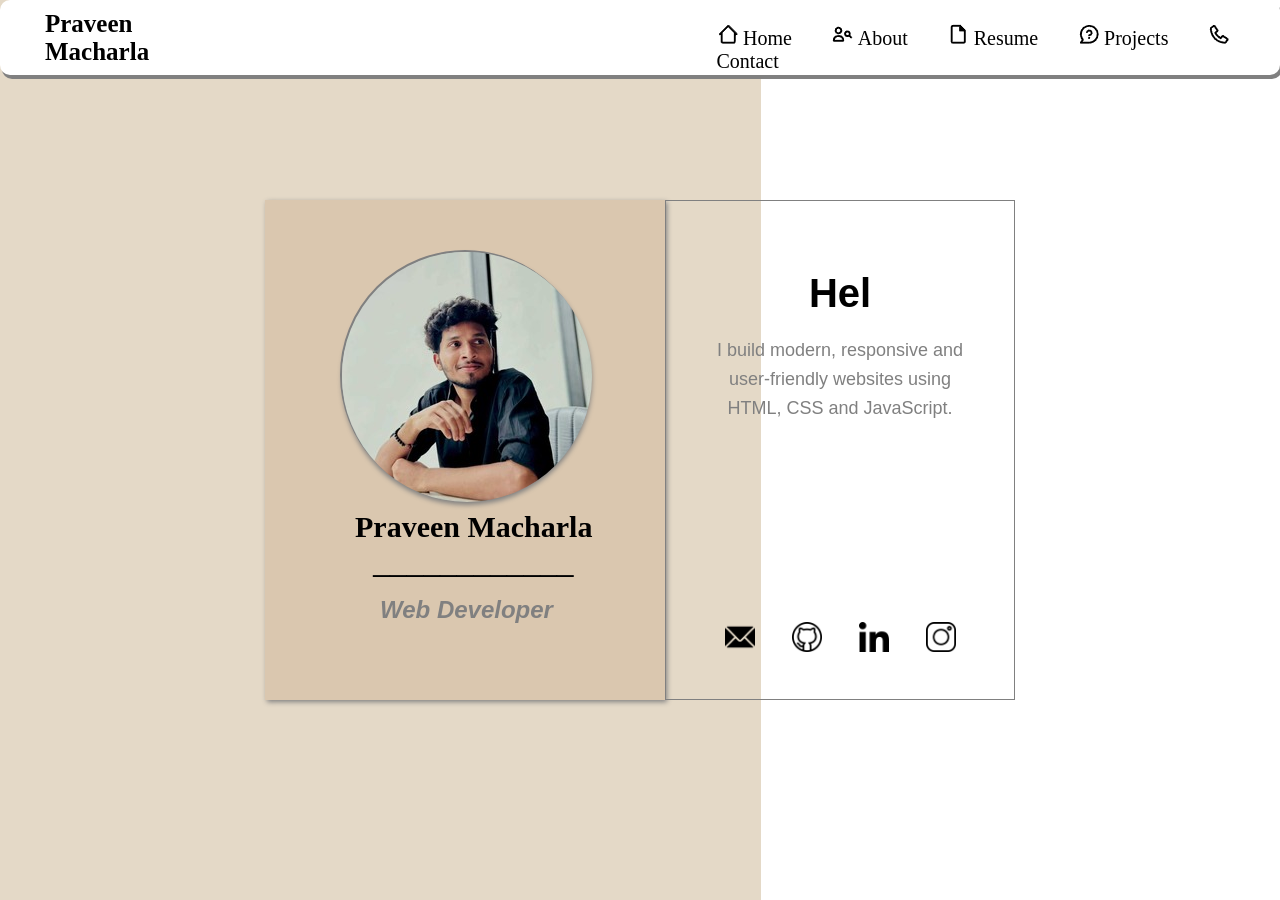
<file: index.html>
<!DOCTYPE html>
<html lang="en">
<head>
    <meta charset="UTF-8">
    <meta name="viewport" content="width=device-width, initial-scale=1.0">
    <title>Praveen Macharla -Portfolio</title>
    <link rel="stylesheet" href="index.css">
</head>
<body>
    <header class="head">
        <h1 class="logo">Praveen Macharla</h1>
        <nav class="navbar">
            <img src="[data-uri]" alt="">
            <a href="index.html" class="home">Home</a>
            <img src="[data-uri]" alt="">
            <a href="about.html" class="about">About</a>
            <img src="[data-uri]" alt="">
            <a href="Resume.html" class="Resume">Resume</a>
            <img src="[data-uri]" alt="">
            <a href="projects.html" class="others">Projects</a>
            <img src="[data-uri]" alt="">
            <a href="contact.html" class="contact">Contact</a>
            <a href=""></a>
        </nav>
    </header>
    <section class="sect">
        <div id="forty">
            <div id="con">
                <img src="mee.jpeg" alt="">
            </div>
            <div id="con1">
                <pre><h1 class="h">  Praveen Macharla</h1></pre>
                
                <pre id="pre">    ____________</pre>
                <pre>             </pre>
                <h2 id="cap"><em><pre>      Web Developer</pre></em></h2>
                
            </div>
        </div>
        <div id="sixty">
            <!-- <h1 class="h1"></h1> -->
            <h1 class="h1"></h1>
            <p id="desc">
            I build modern, responsive and user-friendly websites using HTML, CSS and JavaScript.
            </p>
            <span id="links1">
                <a href="mailto:praveenmacharla73@gmail.com"><img src="email.png" alt=""></a>
                <a href="https://github.com/Praveen-Macharla"><img src="github (1).png" alt=""></a>
                <a href=""><img src="linkedin (1).png" alt=""></a>
                <a href="https://www.instagram.com/mr_praveenmacharla/"><img src="instagram (1).png" alt=""></a>
            </span>
        </div>
    </section>
    <script src="index.js">
    </script>
</body>
</html>
</file>
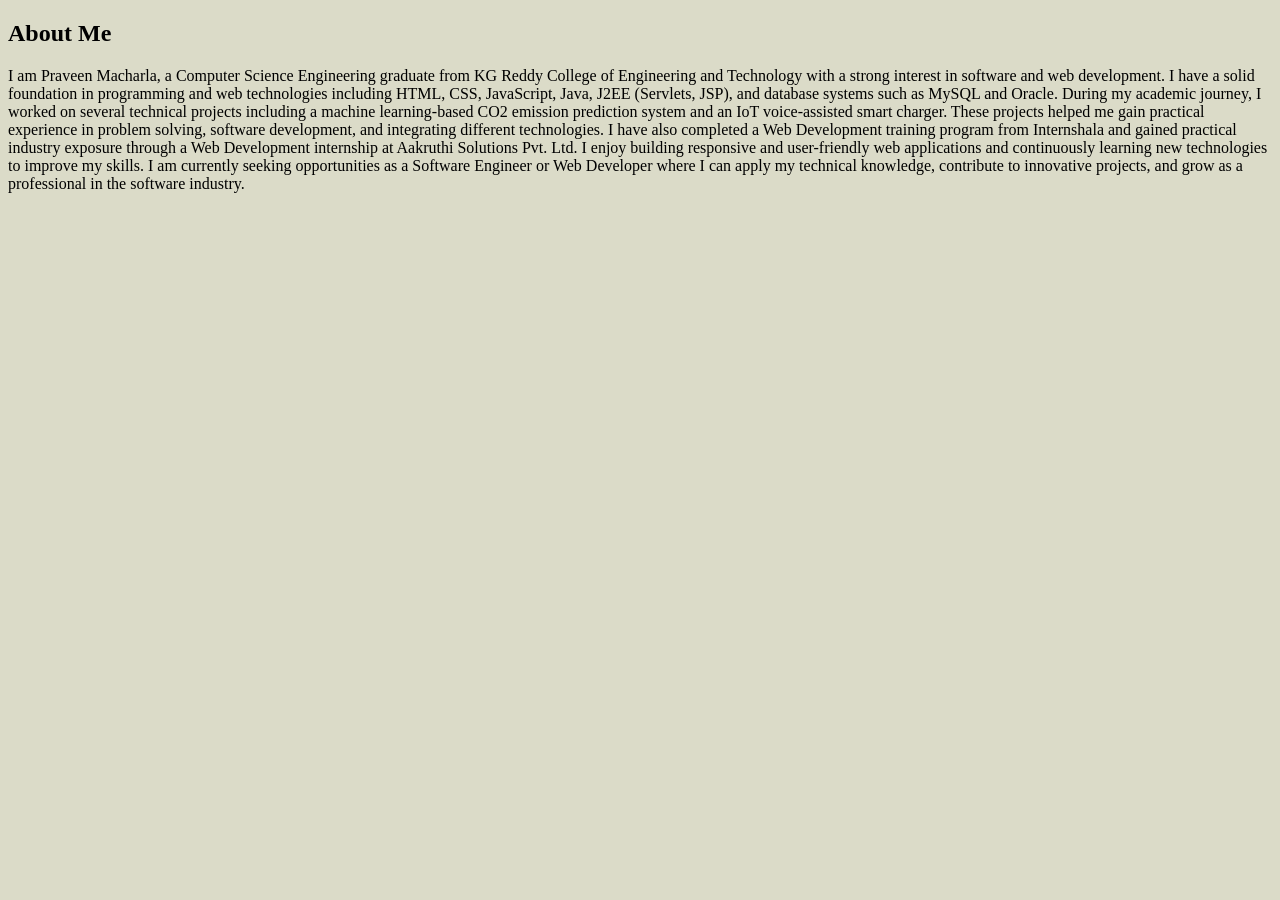
<file: about.html>
<!DOCTYPE html>
<html lang="en">
<head>
    <meta charset="UTF-8">
    <meta name="viewport" content="width=device-width, initial-scale=1.0">
    <title>Document</title>
    <style>
        body{
            background-color: rgb(219, 219, 200);
        }
        @media (max-width:600px){
            p{
                font-size: 9px;
            }
            h1{
                font-size: 20px;
                text-align: center;
            }
        }
    </style>
</head>
<body>
    <section id="about">
    <h1>About Me</h1>
    <p>
    I am Praveen Macharla, a Computer Science Engineering graduate from KG Reddy College of Engineering and Technology with a strong interest in software and web development. I have a solid foundation in programming and web technologies including HTML, CSS, JavaScript, Java, J2EE (Servlets, JSP), and database systems such as MySQL and Oracle.

    During my academic journey, I worked on several technical projects including a machine learning-based CO2 emission prediction system and an IoT voice-assisted smart charger. These projects helped me gain practical experience in problem solving, software development, and integrating different technologies.

    I have also completed a Web Development training program from Internshala and gained practical industry exposure through a Web Development internship at Aakruthi Solutions Pvt. Ltd. I enjoy building responsive and user-friendly web applications and continuously learning new technologies to improve my skills.

    I am currently seeking opportunities as a Software Engineer or Web Developer where I can apply my technical knowledge, contribute to innovative projects, and grow as a professional in the software industry.
</p>
</section>
</body>
</html>
</file>
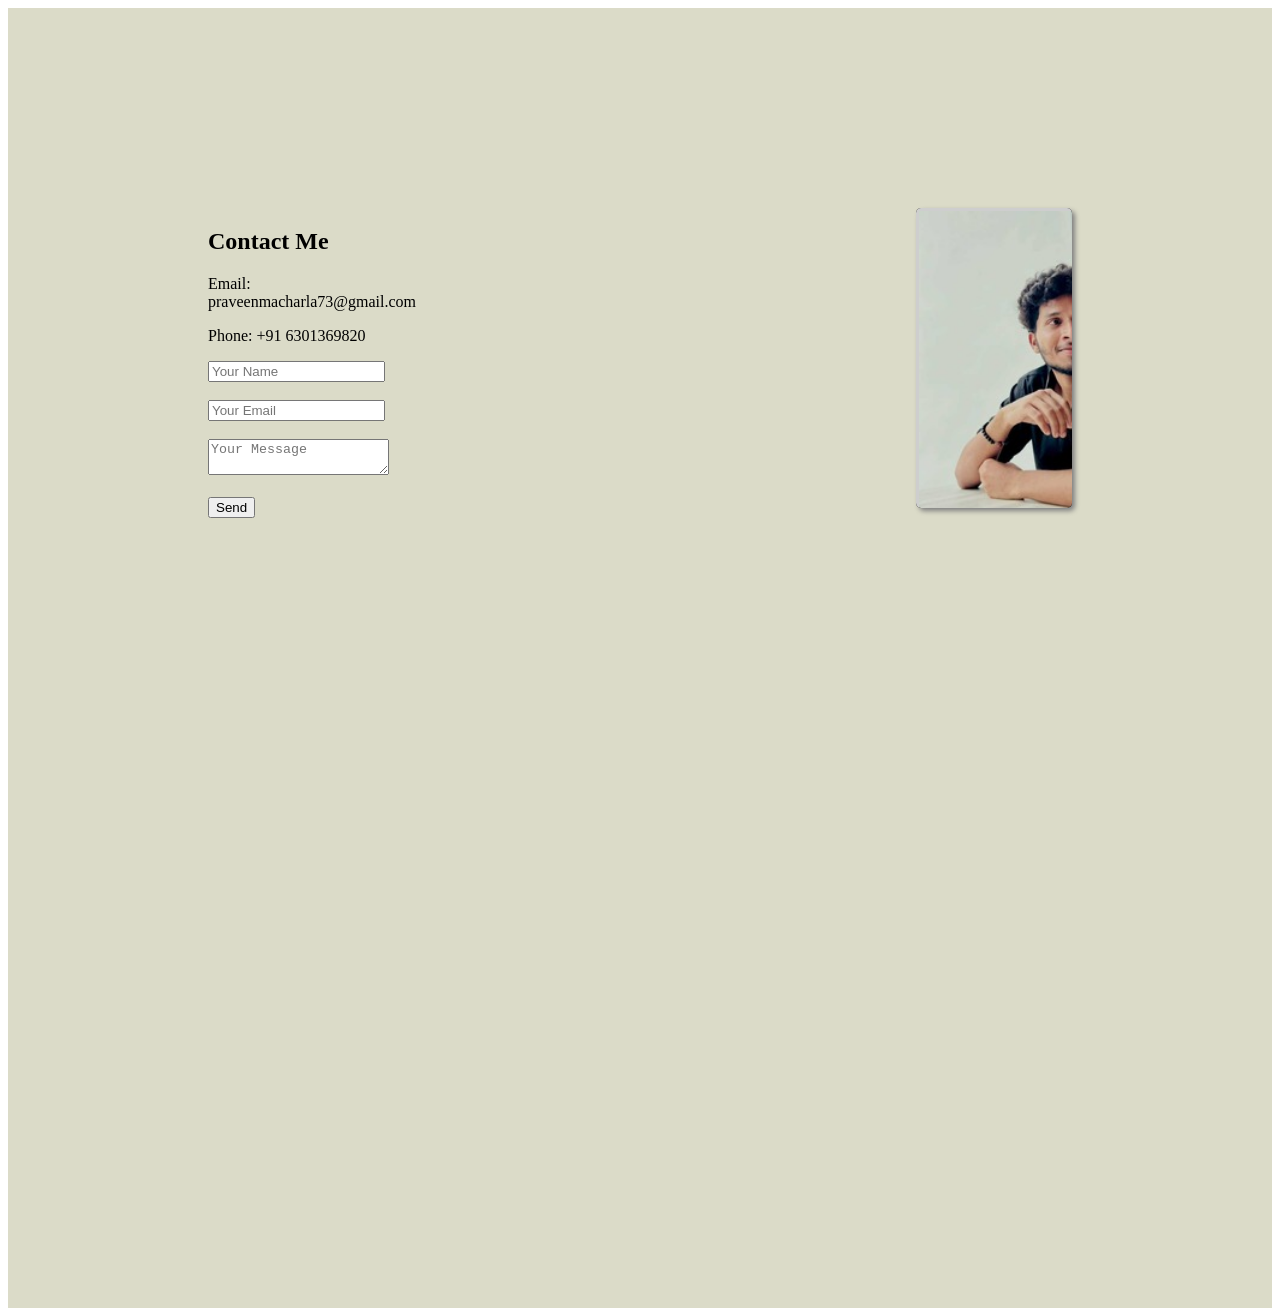
<file: contact.html>
<!DOCTYPE html>
<html lang="en">
<head>
    <meta charset="UTF-8">
    <meta name="viewport" content="width=device-width, initial-scale=1.0">
    <title>Document</title>
    <style>
        section{
            display: flex;
            gap: 500px;
            padding: 200px;
            min-height: 100vh;
            background-color:rgb(219, 219, 200);
        }
        #con2{
            height: 300px;
            width: 300px;
            background-color: black;
            overflow: hidden;
            position: relative;
            box-shadow: 3px 3px 5px gray;
            border-radius: 5px;
        }

        #con2 img{
            border: 3px solid rgb(206, 206, 206);
            height: 300px;
            width: 300px;
            box-shadow: 2px 2px 5px gray;
            position: absolute;
            left: -300px;
            animation: me 2s forwards;
        }
        @media (max-width:600px){
            body{
                h1{
                    font-size: 20px;
                }
                p{
                    font-size: 9px;
                }
            }
            section{
            display: flex;
            gap: 20px;
            padding: 10px;
            min-height: 100vh;
            background-color:rgb(219, 219, 200);
        }
        input{
            height: 10px;
        }
        textarea{
            height: 15px;
        }
        button{
            height: 15px;
            font-size: 9px;
        }
        #con2{
            height: 110px;
            width: 110px;
            background-color: black;
            overflow: hidden;
            position: relative;
            box-shadow: 3px 3px 5px gray;
            border-radius: 5px;
            margin-top: 50px;
        }

        #con2 img{
            border: 3px solid rgb(206, 206, 206);
            height: 110px;
            width: 110px;
            box-shadow: 2px 2px 5px gray;
            position: absolute;
            left: -100px;
            animation: me 2s forwards;
        }
        }
        @keyframes me{
            from{
                left: 600px;
            }
            to{
                left: 0;
            }
        }
    </style>
</head>
<body>
    <section id="contact">
    <div id="con1">
        <h1>Contact Me</h1>

    <p>Email: praveenmacharla73@gmail.com</p>
    <p>Phone: +91 6301369820</p>

    <form>
        <input type="text" placeholder="Your Name"><br><br>
        <input type="email" placeholder="Your Email"><br><br>
        <textarea placeholder="Your Message"></textarea><br><br>
        <button type="submit">Send</button>
    </form>
    </div>
    <div id="con2">
        <img src="mee.jpeg" alt="">
    </div>
</section>
</body>
</html>
</file>
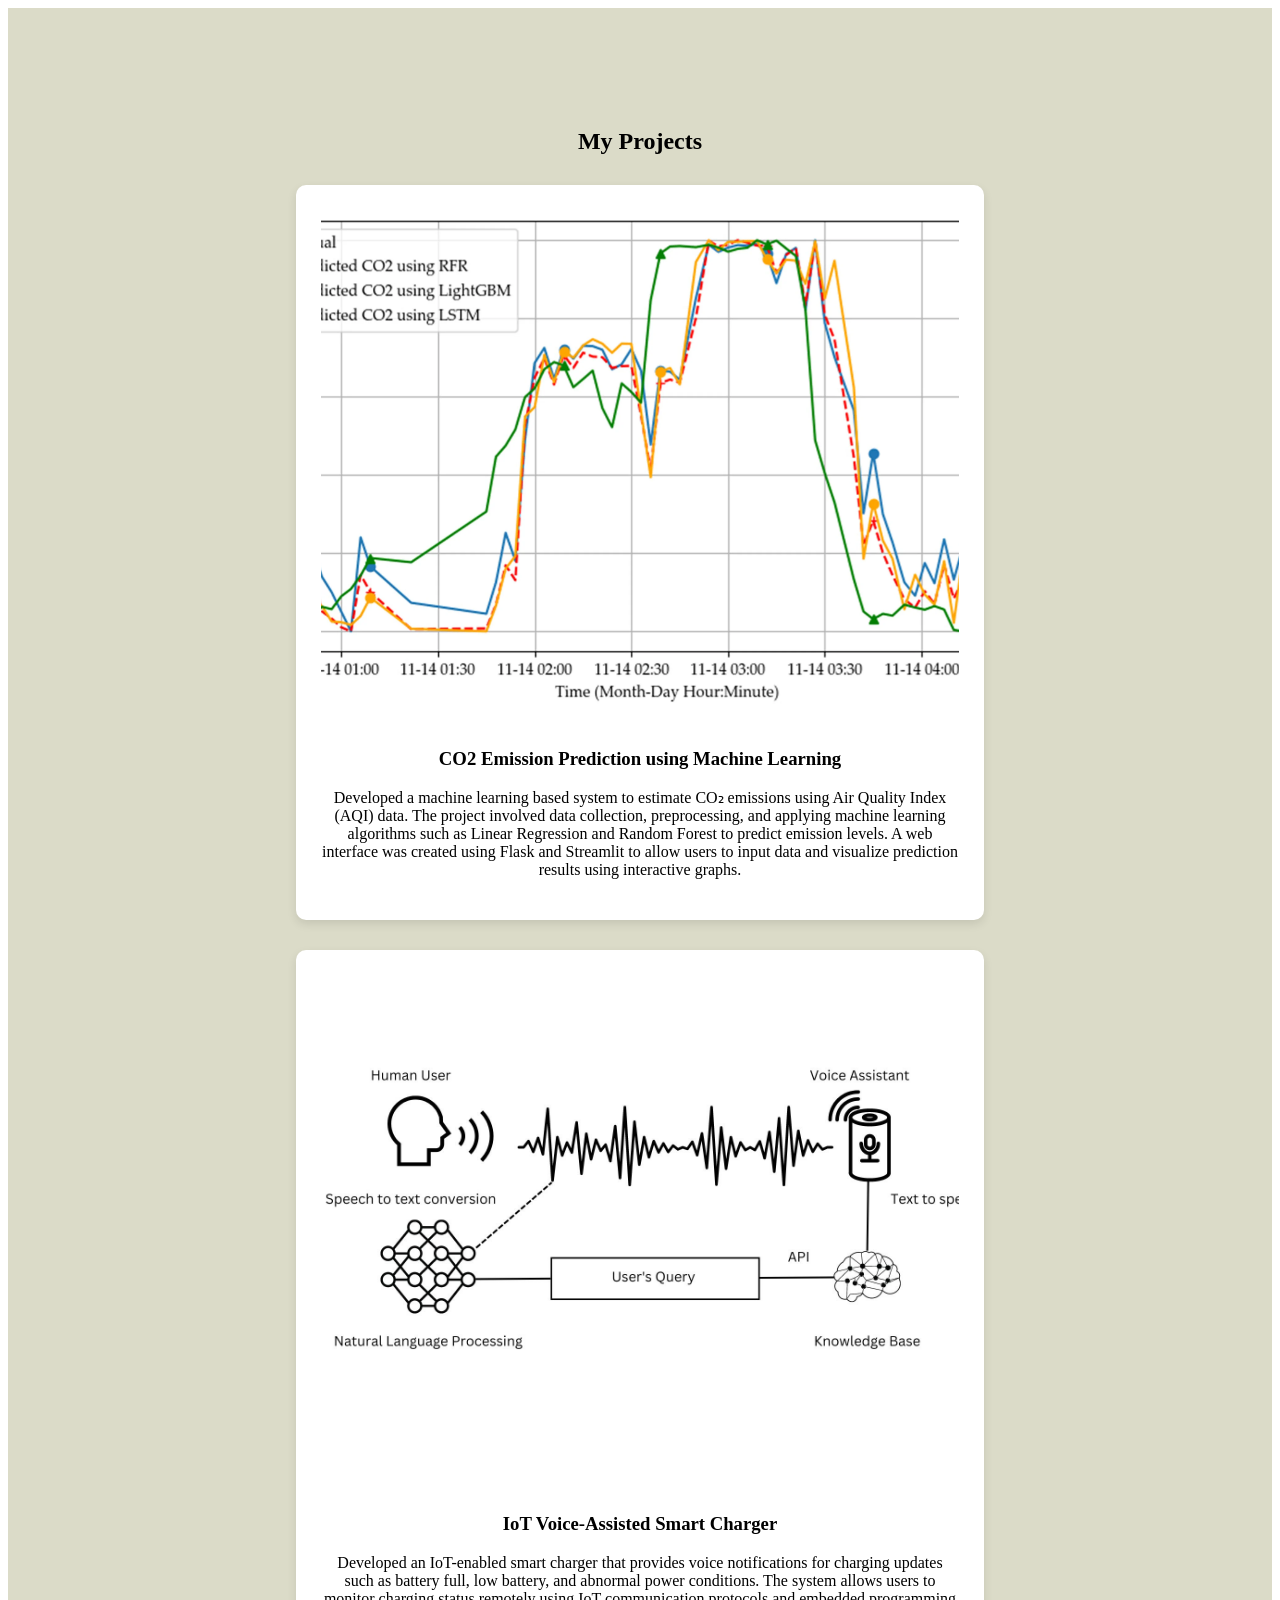
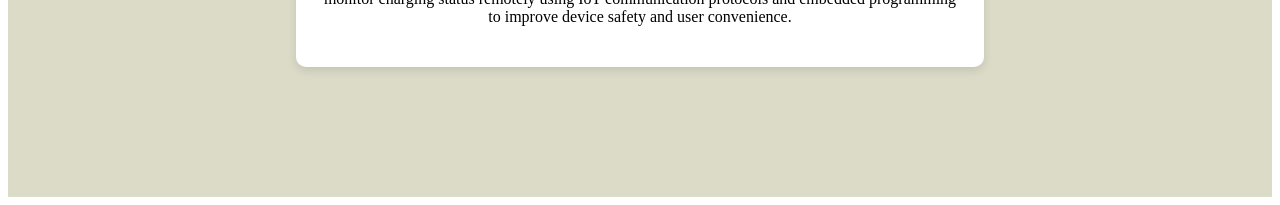
<file: projects.html>
<!DOCTYPE html>
<html lang="en">
<head>
    <meta charset="UTF-8">
    <meta name="viewport" content="width=device-width, initial-scale=1.0">
    <title>Document</title>
    <style>
        body{
            background:white;
        }
        #projects{
            padding:100px;
            min-height:100vh;
            text-align:center;
            background-color: rgb(219, 219, 200);
        }

        .project{
            background:white;
            padding:25px;
            margin:30px auto;
            width:60%;
            border-radius:10px;
            box-shadow:0px 4px 10px rgba(0,0,0,0.1);
        }

        .project img{
            width:100%;
            height:500px;
            object-fit:cover;
            border-radius:8px;
            margin-bottom:15px;
        }
        @media(max-width:600px){
            body{
                background:white;
                font-size: 9px;
            }
            h1{
                font-size: 20px;
            }
            p{
                font-size: 9px;
                text-align:justify;
            }
            #projects{
                padding:10px;
                min-height:100vh;
                text-align:center;
                background-color: rgb(219, 219, 200);
            }
    
            .project{
                background:white;
                padding:5px;
                margin:30px auto;
                width:95%;
                border-radius:10px;
                box-shadow:0px 4px 10px rgba(0,0,0,0.1);
            }
    
            .project img{
                width:100%;
                height:100%;
                object-fit:cover;
                border-radius:8px;
                margin-bottom:15px;
            }

        }
    </style>
</head>
<body>
    <section id="projects">
    <h1>My Projects</h1>

    <div class="project">
        <img src="co2.png" alt="Project Image">

        <h3>CO2 Emission Prediction using Machine Learning</h3>

        <p>
        Developed a machine learning based system to estimate CO₂ emissions using Air Quality Index (AQI) data. 
        The project involved data collection, preprocessing, and applying machine learning algorithms such as 
        Linear Regression and Random Forest to predict emission levels. A web interface was created using 
        Flask and Streamlit to allow users to input data and visualize prediction results using interactive graphs.
        </p>
    </div>

    <div class="project">
        <img src="iot.jpg" alt="Project Image">

        <h3>IoT Voice-Assisted Smart Charger</h3>

        <p>
        Developed an IoT-enabled smart charger that provides voice notifications for charging updates such 
        as battery full, low battery, and abnormal power conditions. The system allows users to monitor 
        charging status remotely using IoT communication protocols and embedded programming to 
        improve device safety and user convenience.
        </p>
    </div>

</section>
</body>
</html>
</file>
<file: index.css>
*{
    margin: 0;
    padding: 0;
    box-sizing: border-box;
    text-decoration: none;
    border: none;
    outline: none;
    scroll-behavior: smooth;
    font-family: -apple-system,sans-serif;

}

.head{
    
    height: 75px;
    width: 100%;
    background-color: white;
    /* border: 2px solid grey; */
    border-radius: 10px;
    display: flex;
    align-items: center;
    padding-left: 45px;
    gap: 500px;
    box-shadow: 2px 4px gray;
    background-attachment:fixed;
    position: fixed;
    background-position: center;
}
.head>.logo{
    /* border: 2px solid green; */
    font-size: 25px;
    font-weight: 600;
    font-family: georgia,serif;
    color: black;
}
.navbar{
    height: 30px;
    animation-timing-function:ease-in-out;
    transition: 5s;
    /* border: 2px solid rgb(91, 87, 87); */
}

.navbar>a{
    padding-right: 35px;
    color: black;
    font-size: 20px;
    font-weight: 400;
    font-family: georgia,serif;
    
}
.navbar>a:hover{
    
    font-size: 22px;
    font-weight: 410;
    transition: 0.6s ease-in-out;
}
.navbar>a:hover{
    /* color: rgb(124, 97, 132); */
    transition: 0.5s;
    color: gray;
    background-color: aliceblue;
    border-radius: 5px;
}
.sect{
    
    height: 100vh;
    display: flex;
    justify-content: center;
    align-items: center;
    background-image: url(image.png);
}
#forty{
    /* border: 1px solid grey; */
    background-color: rgb(218, 199, 175);
    height: 500px;
    width: 400px;
    box-shadow: 2px 2px 5px grey;
    padding-left: 75px;
    padding-top: 50px;
}
#forty>#con{
    border: 2px solid grey;
    box-shadow: 2px 5px 5px gray;
    background-color: rgb(238, 238, 238);
    border-radius: 50%;
    height: 250px;
    width: 250px;
    background-image: url(mee.jpeg);
    /* padding-top: 270px; */
    /* background-image: url(/HOST/me-removebg-preview.png); */
}
#con>img{
    border-radius: 50%;
}
#con1{
    padding-top: 10px;
    /* border: 2px solid red; */
    width: 100%;
}
.h{
    font-family: 'Times New Roman', Times, serif;
    font-size: 30px;
    font-weight: 30px;
}
#pre{
    font-size: 30px;
    font-weight: 20px;
}

        #cap{
            color: grey;
        }
        
        #sixty{
            border: 1px solid grey;
            text-align: center;
            padding: 40px;
            /* background-color: beige; */
            height: 500px;
            width: 350px;
        }
        .h1{
            margin-top: 30px;
            font-size: 40px;
            animation-timing-function:ease-in-out;
            transition: 5s;
        }
        #desc{
            margin-top: 20px;
            font-size: 18px;
            color: grey;
            line-height: 1.6;
        }
        #links1{
            margin-top: 200px;
            display: flex;
            justify-content:space-around;
            height: 40px;
        }
        #links1>a>img{
            height: 30px;
            width: 30px;
        }
        #forty>#con:hover{
            transform: scale(1.05);
            transition: 0.6s ease-in-out;
        }




        @media (max-width:600px){
            body{
                h1{
                    font-size: 20px;
                }
                p{
                    font-size: 9px;
                
                }
             }
            .head{
                
                height: 75px;
                width: 100%;
                background-color: white;
                border: 2px solid grey;
                border-radius: 10px;
                display: flex;
                /* align-items: center;
                justify-items: center; */
                padding-left: 10px;
                gap: 20px;
            }
            .head>.logo{
                /* border: 2px solid green; */
                font-size: 12px;
                font-weight: 10px;
                font-family: georgia,serif;
                color: black;
                width: 100px;
                
            }
            .navbar{
                
                width: 220px;

            }
            .navbar>a{
                padding-right: 5px;
                color: black;
                font-size: 8px;
                font-weight: 400;
                font-family: georgia,serif;
                
                
            }
            .navbar>img{
        height: 10px;
        width: 10px;
        display: none;
    }

    .navbar>a:hover{
    font-size: 10px;
    font-weight: 410;
    transition: 0.6s ease-in-out;
}
.navbar>a:hover{
    color: rgb(124, 97, 132);
    transition: 0.5s;
}
    #forty{
        height: 170px;
        width: 140px;
        padding-left: 20px;
        padding-top: 8px;
    }
    
    
    #forty>#con{
        height: 90px;
        width: 90px;
    }
    #con>img{
        height: 90px;
        width: 90px;
        border-radius: 50%;
    }
    .h{
        font-family: 'Times New Roman', Times, serif;
        font-size: 10px;
        font-weight: 10px;
    }
    #pre{
        font-size: 10px;
        font-weight: 7px;
    }
    #cap{
        font-size: 10px;
        font-weight: 10px;
        margin-left: -10px;
        margin-top: -5px;
    }
    #con1{
        padding-top: 10px;
        /* border: 2px solid red; */
        width: 100%;
    }
    #sixty{
        padding: 10px;
        height: 170px;
        width: 120px;
    }
    .h1{
        margin-top: 10px;
        font-size: 20px;
        animation-timing-function:ease-in-out;
        transition: 5s;
    }
    #desc{
        margin-top: 10px;
        font-size: 9px;
        color: grey;
        line-height: 1.6;
    }
    #links1{
        margin-top: 20px;
        display: flex;
        justify-content:space-around;
        height: 25px;
        
    }
    #links1>a>img{
        height: 10px;
        width: 10px;
    }
    #forty>#con:hover{
        transform: scale(1.05);
        transition: 0.6s ease-in-out;
    }
}
</file>
